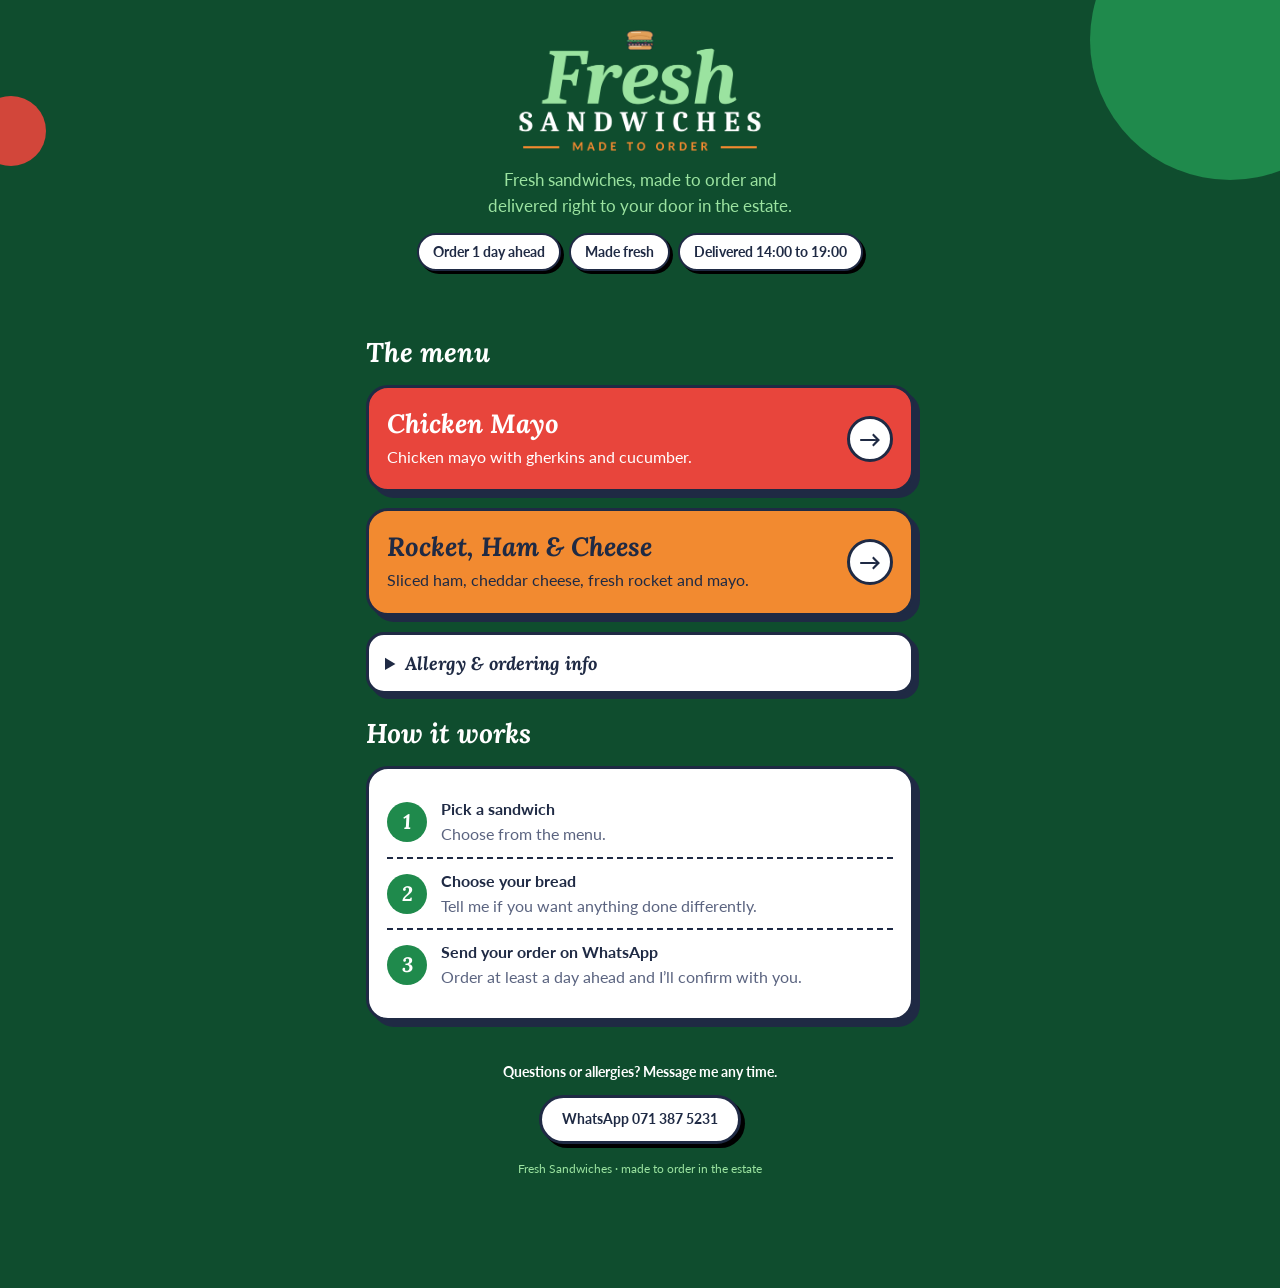
<file: index.html>
<!DOCTYPE html>
<html lang="en">
<head>
<meta charset="utf-8">
<meta name="viewport" content="width=device-width, initial-scale=1, viewport-fit=cover">
<title>Fresh Sandwiches – Order Ahead</title>
<link rel="preconnect" href="https://fonts.googleapis.com">
<link rel="preconnect" href="https://fonts.gstatic.com" crossorigin>
<link href="https://fonts.googleapis.com/css2?family=Lora:ital,wght@1,600;1,700&family=Lato:wght@400;700&display=swap" rel="stylesheet">
<link rel="stylesheet" href="css/style.css?v=5">
</head>
<body data-page="menu">
<header class="hero">
  <a href="index.html"><img src="images/logo-dark.png" alt="Fresh Sandwiches – made to order"></a>
  <p id="tagline"></p>
  <div class="pills" id="pills"></div>
</header>
<main>
  <h2>The menu</h2>
  <div id="menu"></div>

  <div id="info"></div>

  <h2>How it works</h2>
  <section class="card">
    <ol class="steps">
      <li><span class="n">1</span><div><b>Pick a sandwich</b><span>Choose from the menu.</span></div></li>
      <li><span class="n">2</span><div><b>Choose your bread</b><span>Tell me if you want anything done differently.</span></div></li>
      <li><span class="n">3</span><div><b>Send your order on WhatsApp</b><span>Order at least a day ahead and I’ll confirm with you.</span></div></li>
    </ol>
  </section>
</main>
<footer class="site-foot" id="foot"></footer>
<a class="bar" id="bar" href="order.html">View my order (<span id="count">0</span>)</a>
<script src="js/menu.js?v=5"></script>
<script src="js/app.js?v=5"></script>
</body>
</html>
</file>
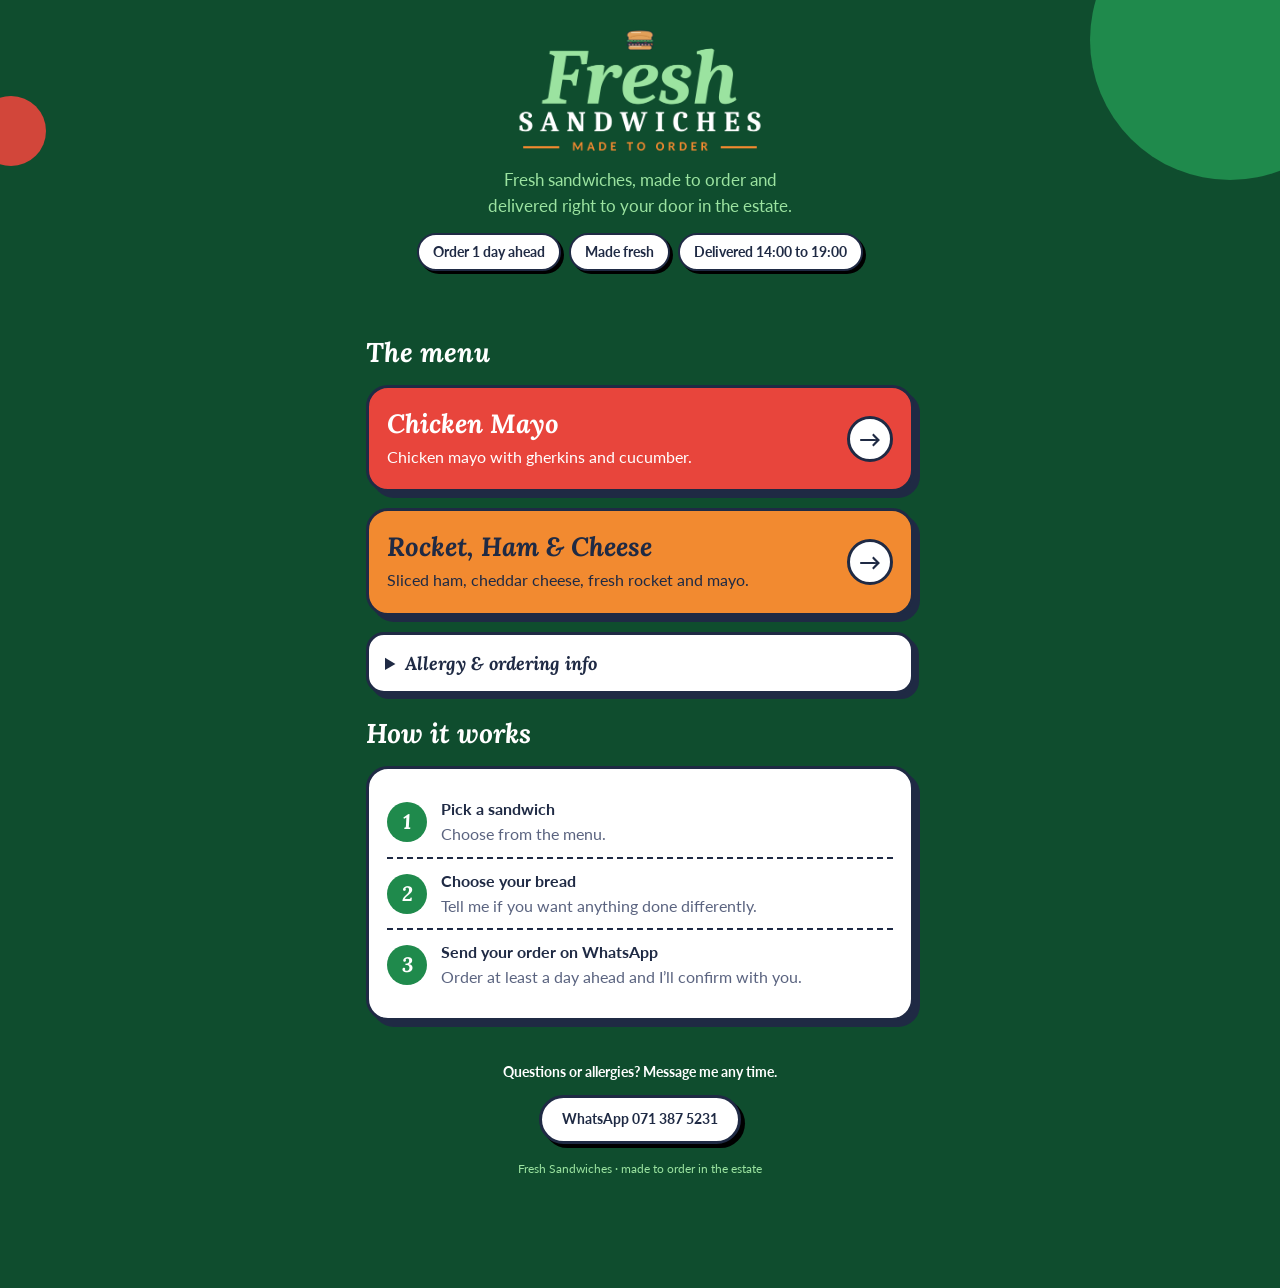
<file: build-your-own.html>
<!DOCTYPE html>
<html lang="en">
<head>
<meta charset="utf-8">
<meta name="viewport" content="width=device-width, initial-scale=1, viewport-fit=cover">
<title>Build your own – Fresh Sandwiches</title>
<link rel="preconnect" href="https://fonts.googleapis.com">
<link rel="preconnect" href="https://fonts.gstatic.com" crossorigin>
<link href="https://fonts.googleapis.com/css2?family=Lora:ital,wght@1,600;1,700&family=Lato:wght@400;700&display=swap" rel="stylesheet">
<link rel="stylesheet" href="css/style.css?v=5">
</head>
<body data-page="build">
<header class="hero inner">
  <a href="index.html"><img src="images/logo-dark.png" alt="Fresh Sandwiches – home"></a>
</header>
<main>
  <a class="back" href="index.html" aria-label="Back to menu">&larr;</a>
  <h1 class="page-title">Build your own</h1>
  <p class="lead">Choose your bread, then mix and match your fillings, cheese, salad and sauces.</p>
  <section class="card">
    <label for="bread">Bread</label>
    <select id="bread"></select>

    <fieldset class="g-red"><legend>Fillings <small>(pick as many as you like)</small></legend>
      <div class="chips"><label class="chip"><input type="checkbox" name="fillings" value="Ham"><span>Ham</span></label><label class="chip"><input type="checkbox" name="fillings" value="Chicken"><span>Chicken</span></label><label class="chip"><input type="checkbox" name="fillings" value="Bacon"><span>Bacon</span></label><label class="chip"><input type="checkbox" name="fillings" value="Roast beef"><span>Roast beef</span></label><label class="chip"><input type="checkbox" name="fillings" value="Tuna"><span>Tuna</span></label><label class="chip"><input type="checkbox" name="fillings" value="Egg"><span>Egg</span></label></div>
      <select class="sub" data-for="Chicken" aria-label="How would you like your chicken?"><option>Grilled chicken</option><option>Chicken mayo</option></select>
    </fieldset>
    <fieldset class="g-orange"><legend>Cheese <small>(pick as many as you like)</small></legend>
      <div class="chips"><label class="chip"><input type="checkbox" name="cheese" value="Cheddar"><span>Cheddar</span></label><label class="chip"><input type="checkbox" name="cheese" value="Gouda"><span>Gouda</span></label><label class="chip"><input type="checkbox" name="cheese" value="Mozzarella"><span>Mozzarella</span></label><label class="chip"><input type="checkbox" name="cheese" value="Feta"><span>Feta</span></label><label class="chip"><input type="checkbox" name="cheese" value="Cream cheese"><span>Cream cheese</span></label></div>
    </fieldset>
    <fieldset class="g-green"><legend>Salad / extras <small>(pick as many as you like)</small></legend>
      <div class="chips"><label class="chip"><input type="checkbox" name="salad" value="Rocket"><span>Rocket</span></label><label class="chip"><input type="checkbox" name="salad" value="Lettuce"><span>Lettuce</span></label><label class="chip"><input type="checkbox" name="salad" value="Tomato"><span>Tomato</span></label><label class="chip"><input type="checkbox" name="salad" value="Cucumber"><span>Cucumber</span></label><label class="chip"><input type="checkbox" name="salad" value="Avocado"><span>Avocado</span></label><label class="chip"><input type="checkbox" name="salad" value="Gherkins"><span>Gherkins</span></label><label class="chip"><input type="checkbox" name="salad" value="Onion"><span>Onion</span></label></div>
      <select class="sub" data-for="Onion" aria-label="Which onion?"><option>Raw red onion</option><option>Caramelised onion</option><option>Pickled onion</option></select>
    </fieldset>
    <fieldset class="g-navy"><legend>Sauces <small>(pick as many as you like)</small></legend>
      <div class="chips"><label class="chip"><input type="checkbox" name="sauces" value="Mayo"><span>Mayo</span></label><label class="chip"><input type="checkbox" name="sauces" value="Mustard"><span>Mustard</span></label><label class="chip"><input type="checkbox" name="sauces" value="Chutney"><span>Chutney</span></label><label class="chip"><input type="checkbox" name="sauces" value="Pesto"><span>Pesto</span></label><label class="chip"><input type="checkbox" name="sauces" value="Butter"><span>Butter</span></label></div>
      <select class="sub" data-for="Mustard" aria-label="Which mustard?"><option>Dijon mustard</option><option>Normal mustard</option><option>Wholegrain mustard</option></select>
      <select class="sub" data-for="Pesto" aria-label="Which pesto?"><option>Basil pesto</option><option>Olive tapenade</option><option>Sundried tomato pesto</option></select>
    </fieldset>

    <label for="note">Anything else? Allergies or a special request</label>
    <textarea id="note" placeholder="e.g. cut in half, I’m allergic to nuts"></textarea>

    <div class="err" id="builderr">Please pick at least one filling, cheese, salad or sauce first.</div>
    <div class="addrow">
      <div class="qty"><button type="button" id="minus" aria-label="Fewer">&minus;</button><output id="qty">1</output><button type="button" id="plus" aria-label="More">+</button></div>
      <button type="button" class="btn add" id="add">Add to order</button>
    </div>

    <div class="added" id="added">
      <p>Added to your order ✓</p>
      <a class="btn alt" href="index.html">Add another sandwich</a>
      <a class="btn go" href="order.html">View my order</a>
    </div>
  </section>
  <div id="info"></div>
</main>
<footer class="site-foot" id="foot"></footer>
<a class="bar" id="bar" href="order.html">View my order (<span id="count">0</span>)</a>
<script src="js/menu.js?v=5"></script>
<script src="js/app.js?v=5"></script>
</body>
</html>
</file>
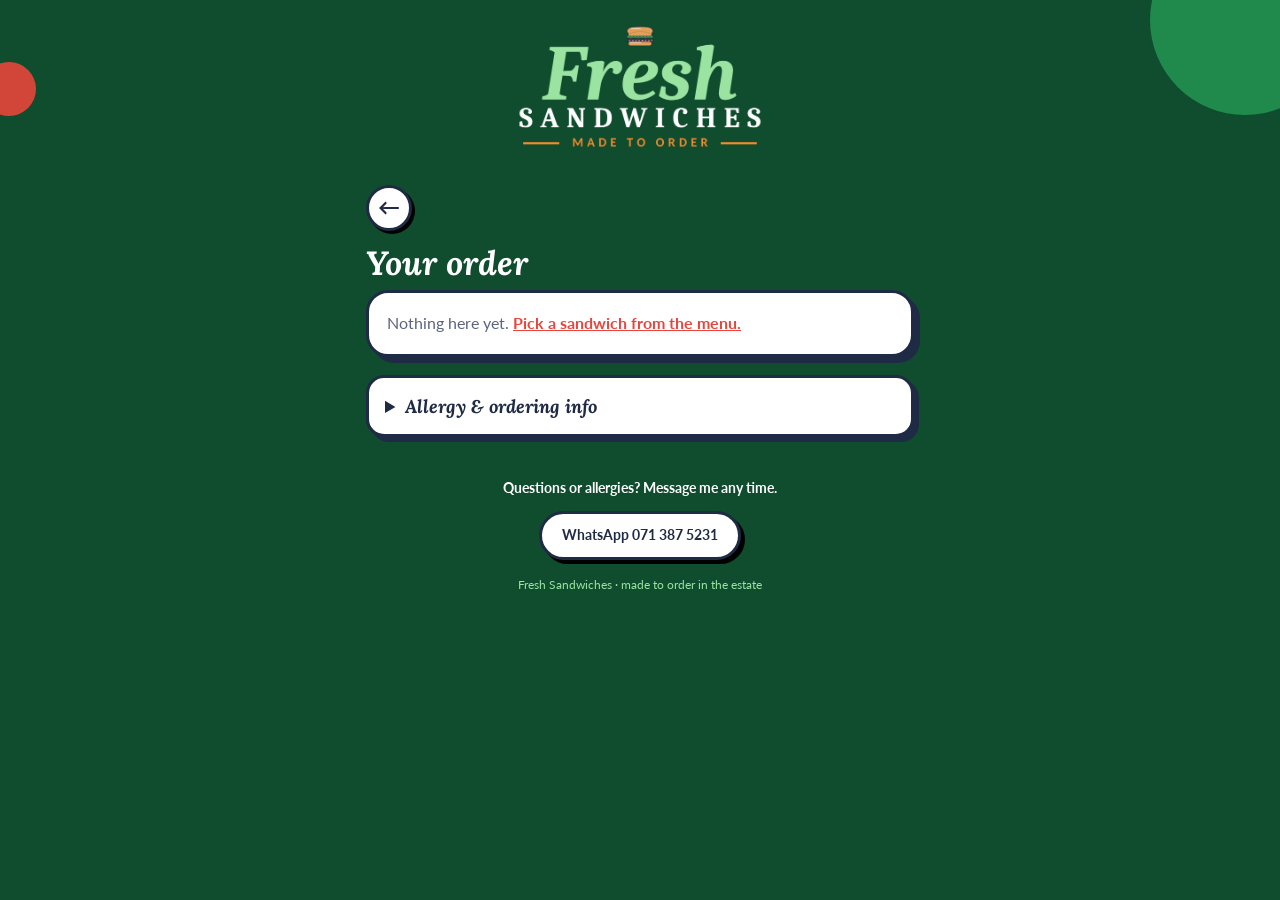
<file: order.html>
<!DOCTYPE html>
<html lang="en">
<head>
<meta charset="utf-8">
<meta name="viewport" content="width=device-width, initial-scale=1, viewport-fit=cover">
<title>Your order – Fresh Sandwiches</title>
<link rel="preconnect" href="https://fonts.googleapis.com">
<link rel="preconnect" href="https://fonts.gstatic.com" crossorigin>
<link href="https://fonts.googleapis.com/css2?family=Lora:ital,wght@1,600;1,700&family=Lato:wght@400;700&display=swap" rel="stylesheet">
<link rel="stylesheet" href="css/style.css?v=5">
</head>
<body data-page="order">
<header class="hero inner">
  <a href="index.html"><img src="images/logo-dark.png" alt="Fresh Sandwiches – home"></a>
</header>
<main>
  <a class="back" href="index.html" aria-label="Back to menu">&larr;</a>
  <h1 class="page-title">Your order</h1>
  <section class="card" id="order">
    <div id="lines"></div>
    <p class="empty" id="empty">Nothing here yet. <a href="index.html" style="color:var(--red);font-weight:700">Pick a sandwich from the menu.</a></p>

    <div id="details" hidden>
      <label for="name">Your name</label>
      <input id="name" autocomplete="name">
      <label for="phone">Phone number</label>
      <input id="phone" type="tel" autocomplete="tel">
      <label for="how">Delivery or collection</label>
      <select id="how"><option>Delivery to my house</option><option>I will collect</option></select>
      <label for="address">House / unit number</label>
      <input id="address" autocomplete="street-address">
      <div class="row2">
        <div><label for="date">Date</label><input id="date" type="date"></div>
        <div><label for="time">Time</label><select id="time"></select></div>
      </div>
      <label for="gnotes">Anything else about your order?</label>
      <textarea id="gnotes" placeholder="e.g. allergies, gate code"></textarea>
      <div class="err" id="err"></div>
      <button class="btn big" id="send" type="button">Send my order on WhatsApp</button>
      <p class="note">Your order opens in WhatsApp. Send it and I’ll confirm with you.</p>
    </div>
  </section>
  <div id="info"></div>
</main>
<footer class="site-foot" id="foot"></footer>
<script src="js/menu.js?v=5"></script>
<script src="js/app.js?v=5"></script>
</body>
</html>
</file>
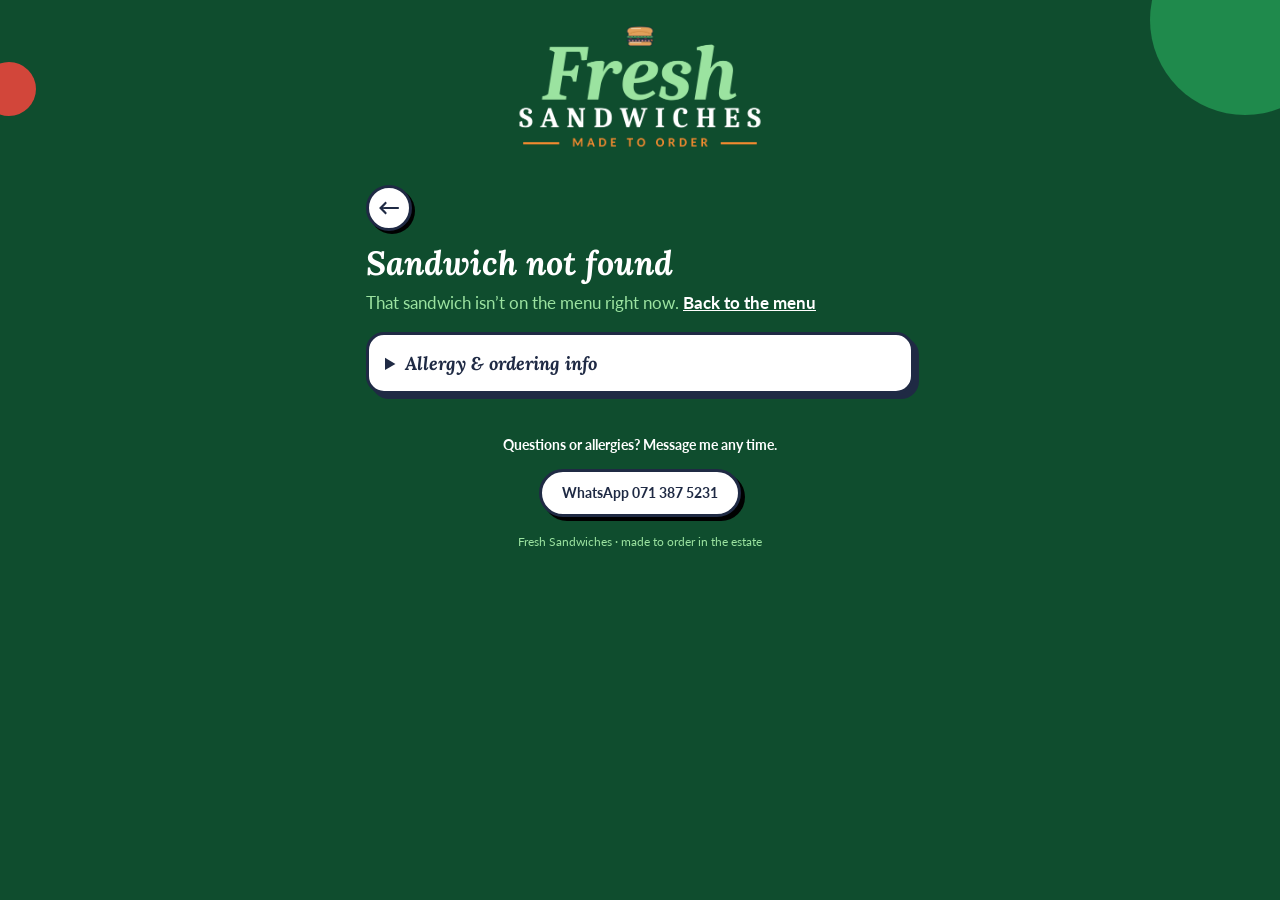
<file: sandwich.html>
<!DOCTYPE html>
<html lang="en">
<head>
<meta charset="utf-8">
<meta name="viewport" content="width=device-width, initial-scale=1, viewport-fit=cover">
<title>Sandwich – Fresh Sandwiches</title>
<link rel="preconnect" href="https://fonts.googleapis.com">
<link rel="preconnect" href="https://fonts.gstatic.com" crossorigin>
<link href="https://fonts.googleapis.com/css2?family=Lora:ital,wght@1,600;1,700&family=Lato:wght@400;700&display=swap" rel="stylesheet">
<link rel="stylesheet" href="css/style.css?v=5">
</head>
<body data-page="item">
<header class="hero inner">
  <a href="index.html"><img src="images/logo-dark.png" alt="Fresh Sandwiches – home"></a>
</header>
<main>
  <a class="back" href="index.html" aria-label="Back to menu">&larr;</a>
  <div id="missing" hidden>
    <h1 class="page-title">Sandwich not found</h1>
    <p class="lead">That sandwich isn’t on the menu right now. <a href="index.html" style="color:#fff;font-weight:700">Back to the menu</a></p>
  </div>

  <div id="sandwich">
    <h1 class="page-title" id="s-name"></h1>
    <p class="lead" id="s-desc"></p>

    <details class="info" open>
      <summary>What&rsquo;s in it?</summary>
      <ul id="s-ingredients"></ul>
      <p id="s-contains-row"><strong>Contains:</strong> <span id="s-contains"></span></p>
    </details>

    <section class="card">
      <label for="bread">Bread</label>
      <select id="bread"></select>

      <label for="note">Want it a little different?</label>
      <textarea id="note"></textarea>

      <div class="addrow">
        <div class="qty"><button type="button" id="minus" aria-label="Fewer">&minus;</button><output id="qty">1</output><button type="button" id="plus" aria-label="More">+</button></div>
        <button type="button" class="btn add" id="add">Add to order</button>
      </div>

      <div class="added" id="added">
        <p>Added to your order ✓</p>
        <a class="btn alt" href="index.html">Add another sandwich</a>
        <a class="btn go" href="order.html">View my order</a>
      </div>
    </section>
  </div>

  <div id="info"></div>
</main>
<footer class="site-foot" id="foot"></footer>
<a class="bar" id="bar" href="order.html">View my order (<span id="count">0</span>)</a>
<script src="js/menu.js?v=5"></script>
<script src="js/app.js?v=5"></script>
</body>
</html>
</file>
<file: css/style.css>
:root{box-sizing:border-box;padding-top:env(safe-area-inset-top,0px);padding-bottom:env(safe-area-inset-bottom,0px);
--page:#0f4d2e;--card:#ffffff;--field:#fffaf0;--text:#1f2a44;--muted:#5b6480;--line:#1f2a44;--shadow:#1f2a44;
--red:#e8453c;--green:#1f8a4c;--leaf:#9be3a0;color-scheme:light}
@media (prefers-color-scheme:dark){:root:not([data-theme="light"]){--page:#141a2e;--card:#202845;--field:#171d36;--text:#f5efe0;--muted:#a9b0cc;--line:#f5efe0;--shadow:#000;color-scheme:dark}}
:root[data-theme="dark"]{--page:#141a2e;--card:#202845;--field:#171d36;--text:#f5efe0;--muted:#a9b0cc;--line:#f5efe0;--shadow:#000;color-scheme:dark}
html{scroll-padding-top:env(safe-area-inset-top,0px);scroll-behavior:smooth}
*{box-sizing:border-box}
body{margin:0;background:var(--page);color:var(--text);font-family:Lato,system-ui,-apple-system,"Segoe UI",sans-serif;line-height:1.55}
.hero{text-align:center;padding:26px 20px 12px;color:#fff}
.hero img{display:block;width:300px;max-width:80%;height:auto;margin:0 auto 14px}
.hero p{margin:0 auto;max-width:34ch;color:var(--leaf);font-size:1.05rem}
main{max-width:580px;margin:0 auto;padding:8px 16px 110px}
.pills{display:flex;flex-wrap:wrap;gap:8px;justify-content:center;margin:14px 0 20px}
.pills span{background:#fff;color:#1f2a44;border:2px solid #1f2a44;border-radius:999px;padding:6px 14px;font-weight:700;font-size:.9rem;box-shadow:3px 3px 0 #000}
h2{font-family:Lora,Georgia,serif;font-style:italic;font-weight:700;font-size:1.7rem;margin:6px 0 12px;color:#fff}
.card{background:var(--card);border:3px solid var(--line);border-radius:22px;padding:18px;margin-bottom:18px;box-shadow:6px 6px 0 var(--shadow)}
.card h3{font-family:Lora,Georgia,serif;font-style:italic;font-weight:700;font-size:1.55rem;margin:0 0 4px}
.desc{margin:0 0 10px}
.tags{display:flex;flex-wrap:wrap;gap:6px;margin:0 0 6px;align-items:center;font-size:.82rem;color:var(--muted);font-weight:700}
.tags span.t{background:var(--field);border:2px solid var(--line);border-radius:999px;padding:1px 10px;color:var(--text)}
label{display:block;font-size:.88rem;font-weight:700;color:var(--muted);margin:12px 0 5px}
select,input,textarea{width:100%;padding:12px;font-size:1rem;border:2px solid var(--line);border-radius:12px;background:var(--field);color:var(--text);font-family:inherit}
select:focus,input:focus,textarea:focus,button:focus-visible,a:focus-visible{outline:3px solid var(--red);outline-offset:1px}
textarea{min-height:64px;resize:vertical}
input[type="date"]{display:block;min-width:0;max-width:100%;height:48px;-webkit-appearance:none;appearance:none;text-align:left}
input[type="date"]::-webkit-date-and-time-value{text-align:left;min-width:0}
.row2{display:grid;grid-template-columns:1fr 1fr;gap:10px}
.addrow{display:flex;gap:10px;align-items:stretch;margin-top:16px}
.qty{display:flex;align-items:center;border:2px solid var(--line);border-radius:12px;background:var(--field);overflow:hidden}
.qty button{width:40px;border:0;background:transparent;color:var(--text);font-size:1.3rem;font-weight:700;cursor:pointer;padding:0;margin:0;box-shadow:none;border-radius:0;font-family:Lato,sans-serif;font-style:normal;height:auto}
.qty output{min-width:30px;text-align:center;font-weight:700}
.btn{border:3px solid var(--line);border-radius:14px;background:var(--red);color:#fff;font-family:Lora,Georgia,serif;font-style:italic;font-weight:700;font-size:1.15rem;cursor:pointer;padding:12px 16px;box-shadow:4px 4px 0 var(--shadow)}
.btn:active{transform:translate(3px,3px);box-shadow:1px 1px 0 var(--shadow)}
.add{flex:1}
.add.done{background:var(--green)}
.big{width:100%;margin-top:20px;padding:15px;font-size:1.25rem}
.line{display:flex;gap:10px;justify-content:space-between;align-items:flex-start;border-bottom:2px dashed var(--line);padding:10px 0}
.line:first-child{padding-top:0}
.line b{font-family:Lora,Georgia,serif;font-style:italic;font-size:1.1rem}
.line small{display:block;color:var(--muted);font-weight:700}
.line .ctl{display:flex;flex-direction:column;align-items:flex-end;gap:6px;flex:none}
.line .qty button{width:34px;height:32px}
.link{background:none;border:0;color:var(--red);font-weight:700;text-decoration:underline;cursor:pointer;font-family:inherit;padding:0;font-size:.85rem}
.empty{color:var(--muted);margin:0}
.err{color:#fff;background:var(--red);border-radius:10px;padding:10px 12px;font-weight:700;margin-top:16px;display:none}
.note{font-size:.92rem;color:var(--muted);margin:10px 0 0}
footer{text-align:center;color:var(--leaf);font-weight:700;font-size:.9rem;margin-top:8px}
.bar{position:fixed;left:50%;transform:translateX(-50%);bottom:calc(14px + env(safe-area-inset-bottom,0px));background:var(--red);color:#fff;border:3px solid #1f2a44;border-radius:999px;padding:12px 22px;font-weight:700;text-decoration:none;box-shadow:4px 4px 0 #000;z-index:5;display:none;white-space:nowrap}
.bar.show{display:block}
.top{text-align:center;padding:18px 20px 4px}
.top img{width:170px;max-width:55%;height:auto}
.back{display:inline-block;color:var(--leaf);font-weight:700;text-decoration:none;margin:6px 0 14px}
a.card{display:block;color:var(--text);text-decoration:none}
a.card:active{transform:translate(3px,3px);box-shadow:3px 3px 0 var(--shadow)}
.more{display:inline-block;margin-top:6px;color:var(--red);font-weight:700}
.page-title{font-family:Lora,Georgia,serif;font-style:italic;font-weight:700;font-size:2.1rem;line-height:1.1;margin:0 0 8px;color:#fff}
.lead{color:var(--leaf);margin:0 0 16px;font-size:1.05rem}
.added{display:none;margin-top:16px;border-top:2px dashed var(--line);padding-top:16px}
.added.show{display:block}
.added p{font-weight:700;margin:0 0 10px}
.btn.alt{background:var(--card);color:var(--text);display:block;text-align:center;text-decoration:none;margin-bottom:10px}
.btn.go{display:block;text-align:center;text-decoration:none}


/* ---- homepage polish ---- */
.hero{position:relative;overflow:hidden;padding-bottom:26px}
.hero::before{content:"";position:absolute;width:280px;height:280px;border-radius:50%;background:#1f8a4c;right:-90px;top:-100px}
.hero::after{content:"";position:absolute;width:70px;height:70px;border-radius:50%;background:var(--red);left:-24px;top:150px;opacity:.9}
.hero>*{position:relative;z-index:1}
.block{display:flex;align-items:center;justify-content:space-between;gap:14px;border:3px solid var(--line);border-radius:22px;padding:20px 18px;margin-bottom:16px;box-shadow:6px 6px 0 var(--shadow);text-decoration:none;color:#1f2a44}
.block:active{transform:translate(3px,3px);box-shadow:3px 3px 0 var(--shadow)}
.block h3{font-family:Lora,Georgia,serif;font-style:italic;font-weight:700;font-size:1.65rem;line-height:1.15;margin:0}
.block p{margin:6px 0 0;font-size:1rem}
.block .arrow{flex:none;width:46px;height:46px;border-radius:50%;background:#fff;color:#1f2a44;border:3px solid #1f2a44;display:flex;align-items:center;justify-content:center;font-size:1.4rem;font-weight:700}
.block.c1{background:var(--red);color:#fff}
.block.c2{background:#f28a30}
.block.c3{background:var(--leaf);color:#0f4d2e}
.block.diy{background:#1f2a44;color:#fff;border-color:#fff;box-shadow:6px 6px 0 #000}
.block.diy .tag{display:inline-block;background:var(--leaf);color:#0f4d2e;font-weight:700;font-size:.8rem;border-radius:999px;padding:2px 10px;margin-bottom:6px}
.steps{list-style:none;margin:0;padding:0}
.steps li{display:flex;gap:14px;align-items:center;padding:10px 0;border-bottom:2px dashed var(--line)}
.steps li:last-child{border-bottom:0}
.steps .n{flex:none;width:40px;height:40px;border-radius:50%;background:var(--green);color:#fff;font-family:Lora,Georgia,serif;font-style:italic;font-weight:700;font-size:1.3rem;display:flex;align-items:center;justify-content:center}
.steps b{display:block}
.steps span{color:var(--muted)}
.contact{text-align:center;color:#fff}
.contact a{display:inline-block;margin-top:8px;background:#fff;color:#1f2a44;border:3px solid #1f2a44;border-radius:999px;padding:10px 20px;font-weight:700;text-decoration:none;box-shadow:4px 4px 0 #000}
/* ---- build your own ---- */
fieldset{border:0;padding:0;margin:18px 0 0}
legend{font-family:Lora,Georgia,serif;font-style:italic;font-weight:700;font-size:1.2rem;padding:0;margin-bottom:8px}
legend small{font-family:Lato,system-ui,sans-serif;font-style:normal;font-size:.8rem;font-weight:700;color:var(--muted)}
.chips{display:flex;flex-wrap:wrap;gap:8px}
.chip{margin:0;display:block}
.chip input{position:absolute;opacity:0;width:1px;height:1px}
.chip span{display:block;padding:8px 14px;border:2px solid var(--line);border-radius:999px;background:var(--field);color:var(--text);font-weight:700;font-size:.95rem;cursor:pointer}
.chip input:focus-visible+span{outline:3px solid var(--red);outline-offset:2px}
.g-red .chip input:checked+span{background:var(--red);color:#fff}
.g-orange .chip input:checked+span{background:#f28a30;color:#1f2a44}
.g-green .chip input:checked+span{background:var(--leaf);color:#0f4d2e}
.g-navy .chip input:checked+span{background:#1f2a44;color:#fff}
.sub{display:none;margin-top:10px}
.sub.show{display:block}

/* ---- consistent header, back arrow, info tabs, footer ---- */
.hero img{display:block;width:250px;max-width:72%;height:auto;margin:0 auto 12px}
.hero.inner{padding:22px 20px 8px}
.hero.inner::after{top:70px;left:-28px;width:56px;height:56px}
.back{display:flex;align-items:center;justify-content:center;width:46px;height:46px;border-radius:50%;background:#fff;color:#1f2a44;border:3px solid #1f2a44;box-shadow:3px 3px 0 #000;font-size:1.4rem;font-weight:700;text-decoration:none;margin:6px 0 14px}
.back:active{transform:translate(2px,2px);box-shadow:1px 1px 0 #000}
main{padding-bottom:8px}
.info{background:var(--card);border:3px solid var(--line);border-radius:18px;padding:2px 16px;margin:0 0 18px;box-shadow:5px 5px 0 var(--shadow);color:var(--text)}
.info summary{cursor:pointer;font-family:Lora,Georgia,serif;font-style:italic;font-weight:700;font-size:1.15rem;padding:12px 0}
.info p,.info ul{margin:0 0 12px;font-size:.97rem}
.info ul{padding-left:20px}
.info .warn{background:var(--field);border:2px solid var(--line);border-radius:12px;padding:10px 12px;font-weight:700}
.site-foot{text-align:center;padding:14px 16px 110px;margin:0}
.site-foot p{margin:0 0 4px;color:#fff;font-weight:700}
.site-foot a{display:inline-block;margin-top:8px;background:#fff;color:#1f2a44;border:3px solid #1f2a44;border-radius:999px;padding:10px 20px;font-weight:700;text-decoration:none;box-shadow:4px 4px 0 #000}
.site-foot small{display:block;margin-top:16px;color:var(--leaf);font-weight:400}
.line .ctl{flex-direction:row;align-items:center;gap:8px}
.rm{flex:none;width:34px;height:34px;border-radius:50%;border:2px solid var(--red);background:transparent;color:var(--red);font-size:.95rem;font-weight:700;cursor:pointer;padding:0;line-height:1;font-family:Lato,sans-serif}
.rm:hover,.rm:active{background:var(--red);color:#fff}
/* circles: keep them fully inside the header so they are never cut flat */
.hero.inner::before{width:190px;height:190px;right:-60px;top:-75px}
.hero.inner::after{width:54px;height:54px;left:-18px;top:62px}
.hero:not(.inner)::after{top:96px}
</file>
